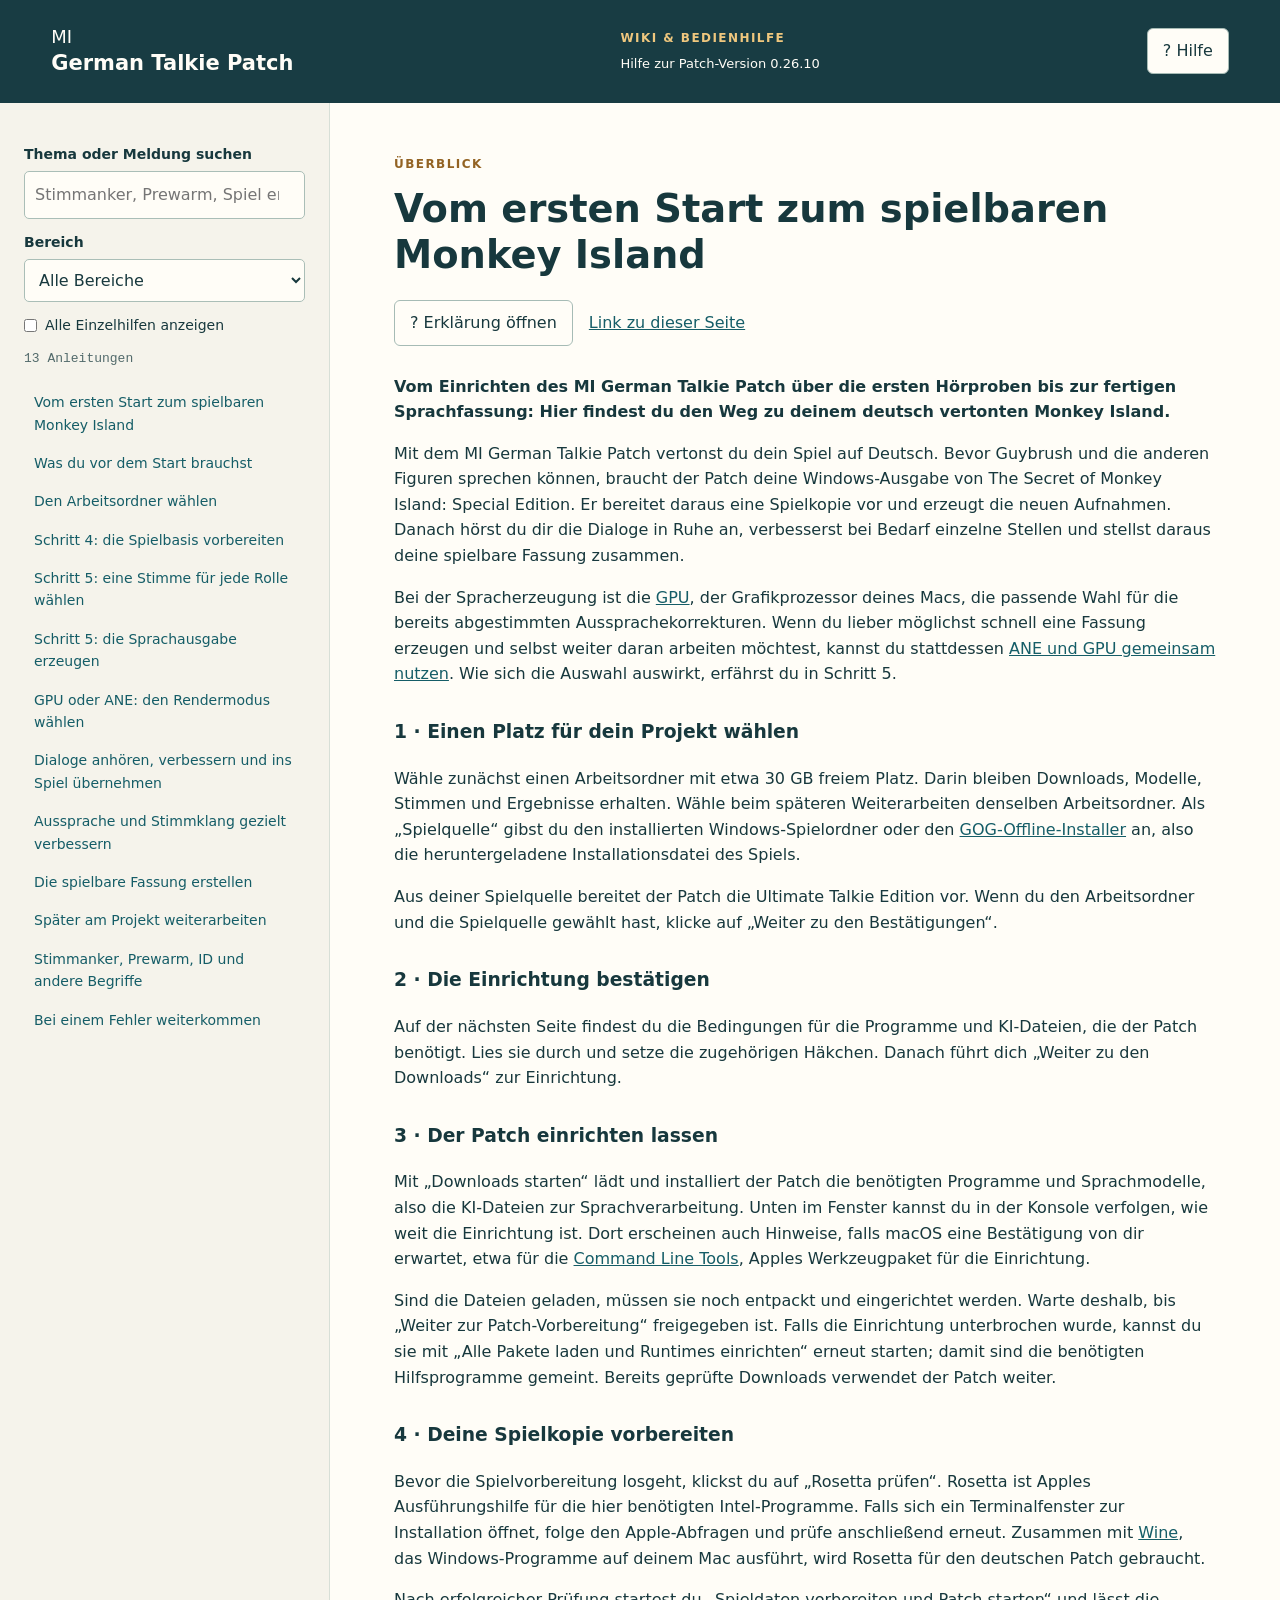
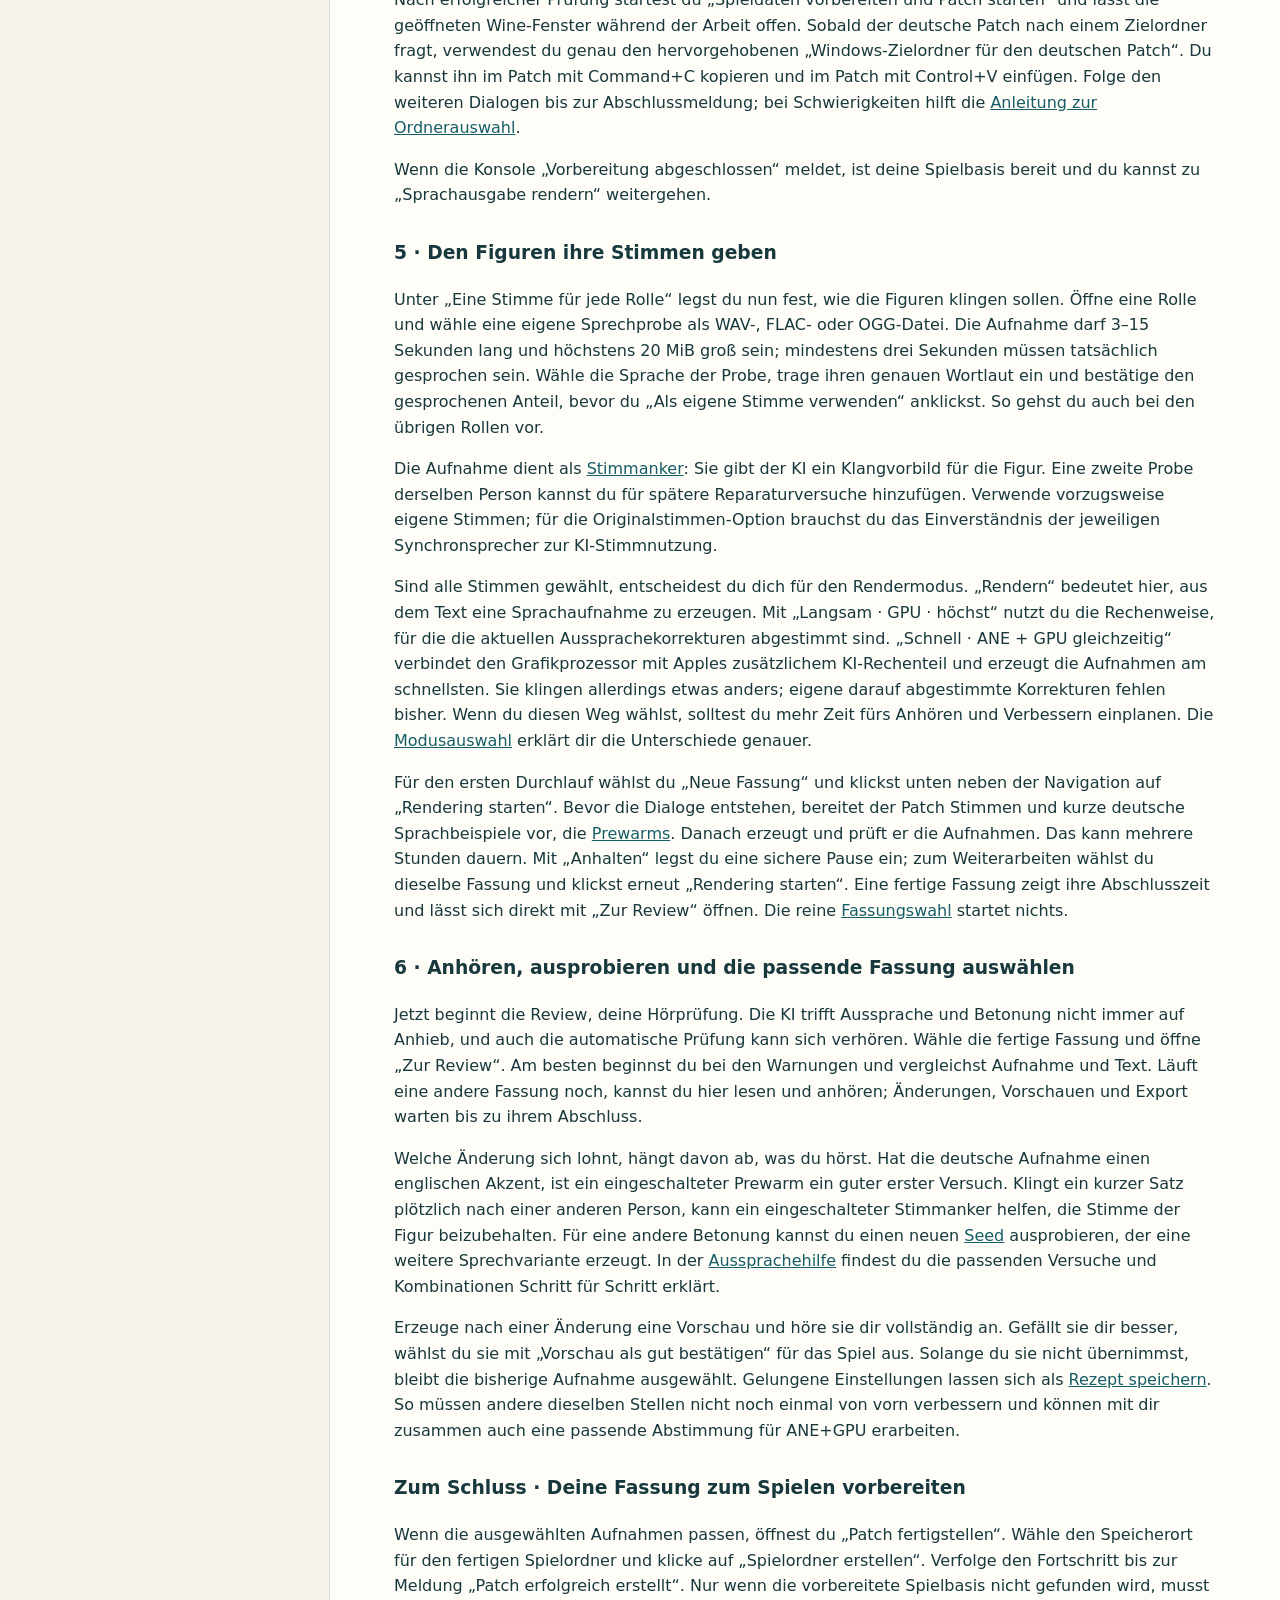
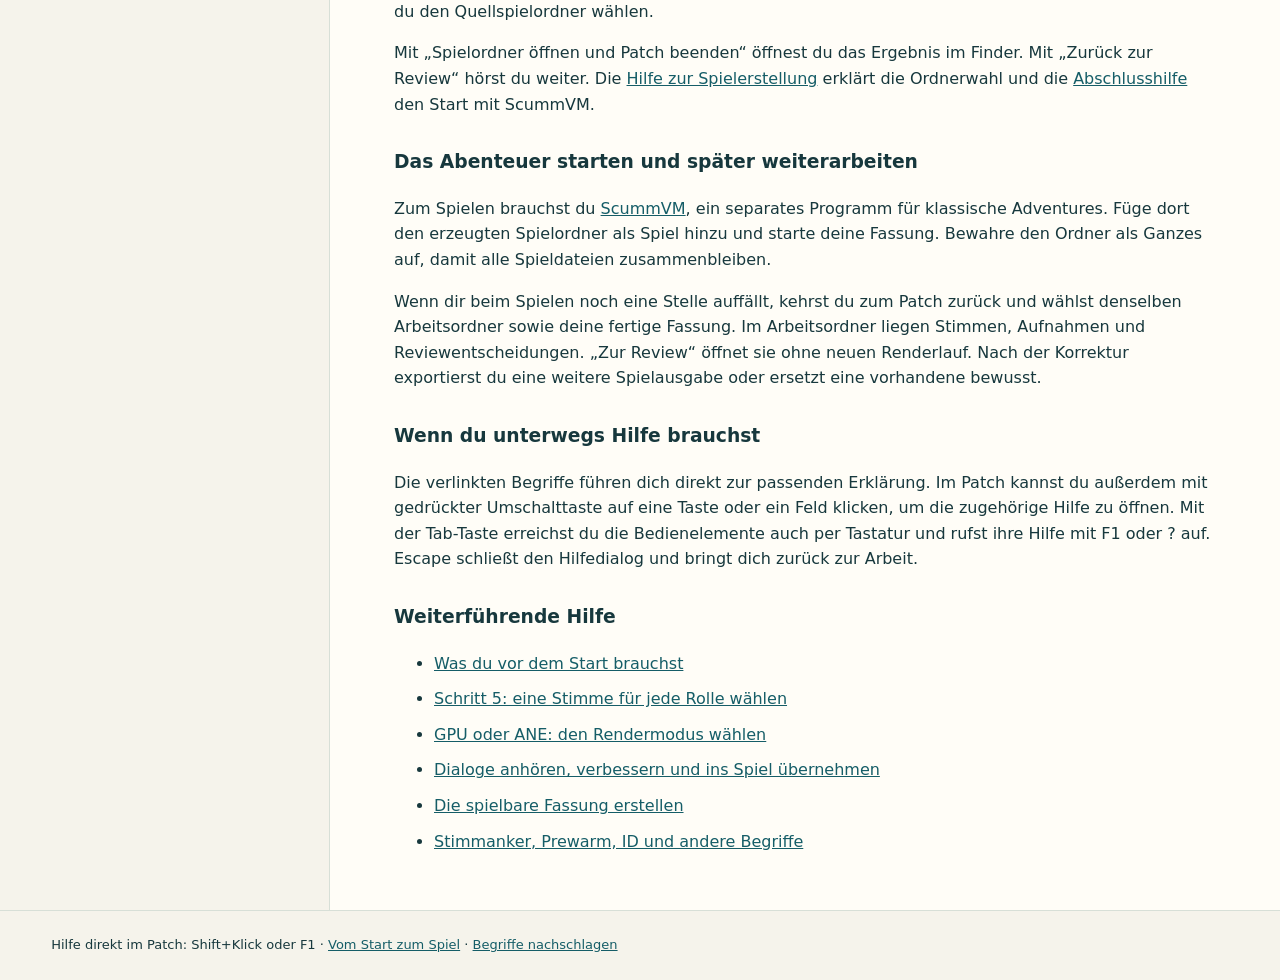
<file: docs/wiki/site/index.html>
<!doctype html>
<html lang="de">
<head><meta charset="utf-8"><meta name="viewport" content="width=device-width,initial-scale=1"><meta http-equiv="Content-Security-Policy" content="default-src 'none'; script-src 'self'; style-src 'self'; img-src 'self'; connect-src 'none'; base-uri 'none'; form-action 'none'"><title>Handbuch · MI German Talkie Patch</title><link rel="stylesheet" href="wiki.css"><link rel="stylesheet" href="help.css"></head>
<body>
<a class="skip" href="#article">Zum Inhalt</a>
<header><a class="brand" href="#wiki.start">MI<br><strong>German Talkie Patch</strong></a><div><span class="eyebrow">WIKI & BEDIENHILFE</span><p id="version"></p></div><button type="button" data-help-open="wiki.start" aria-label="Hilfe zur Wiki öffnen">? Hilfe</button></header>
<div class="layout">
<aside class="navigation" aria-label="Wiki-Navigation"><details id="wiki-navigation" open><summary>Suchen und nachschlagen</summary><label for="search">Thema oder Meldung suchen</label><input id="search" type="search" placeholder="Stimmanker, Prewarm, Spiel erzeugen …" autocomplete="off"><label for="category">Bereich</label><select id="category"><option value="">Alle Bereiche</option></select><label class="all-topics"><input id="all-topics" type="checkbox"> Alle Einzelhilfen anzeigen</label><p id="result-count" role="status" aria-live="polite"></p><nav id="topics" aria-label="Themen"></nav><nav id="messages" aria-label="Gefundene Meldungen"></nav></details></aside>
<main id="article" tabindex="-1"><noscript><h1>Die Wiki konnte nicht geladen werden</h1><p>Aktiviere JavaScript im Browser, um Suche und Hilfedialoge zu verwenden. Du kannst die Anleitungen auch direkt als Dokumente lesen: <a href="../pages/README.md">Inhaltsverzeichnis öffnen</a>.</p></noscript></main>
</div><footer>Hilfe direkt im Patch: Shift+Klick oder F1 · <a href="#wiki.start">Vom Start zum Spiel</a> · <a href="#wiki.glossary">Begriffe nachschlagen</a></footer>
<script src="data.js"></script><script src="help.js"></script><script src="wiki.js"></script>
</body></html>
</file>
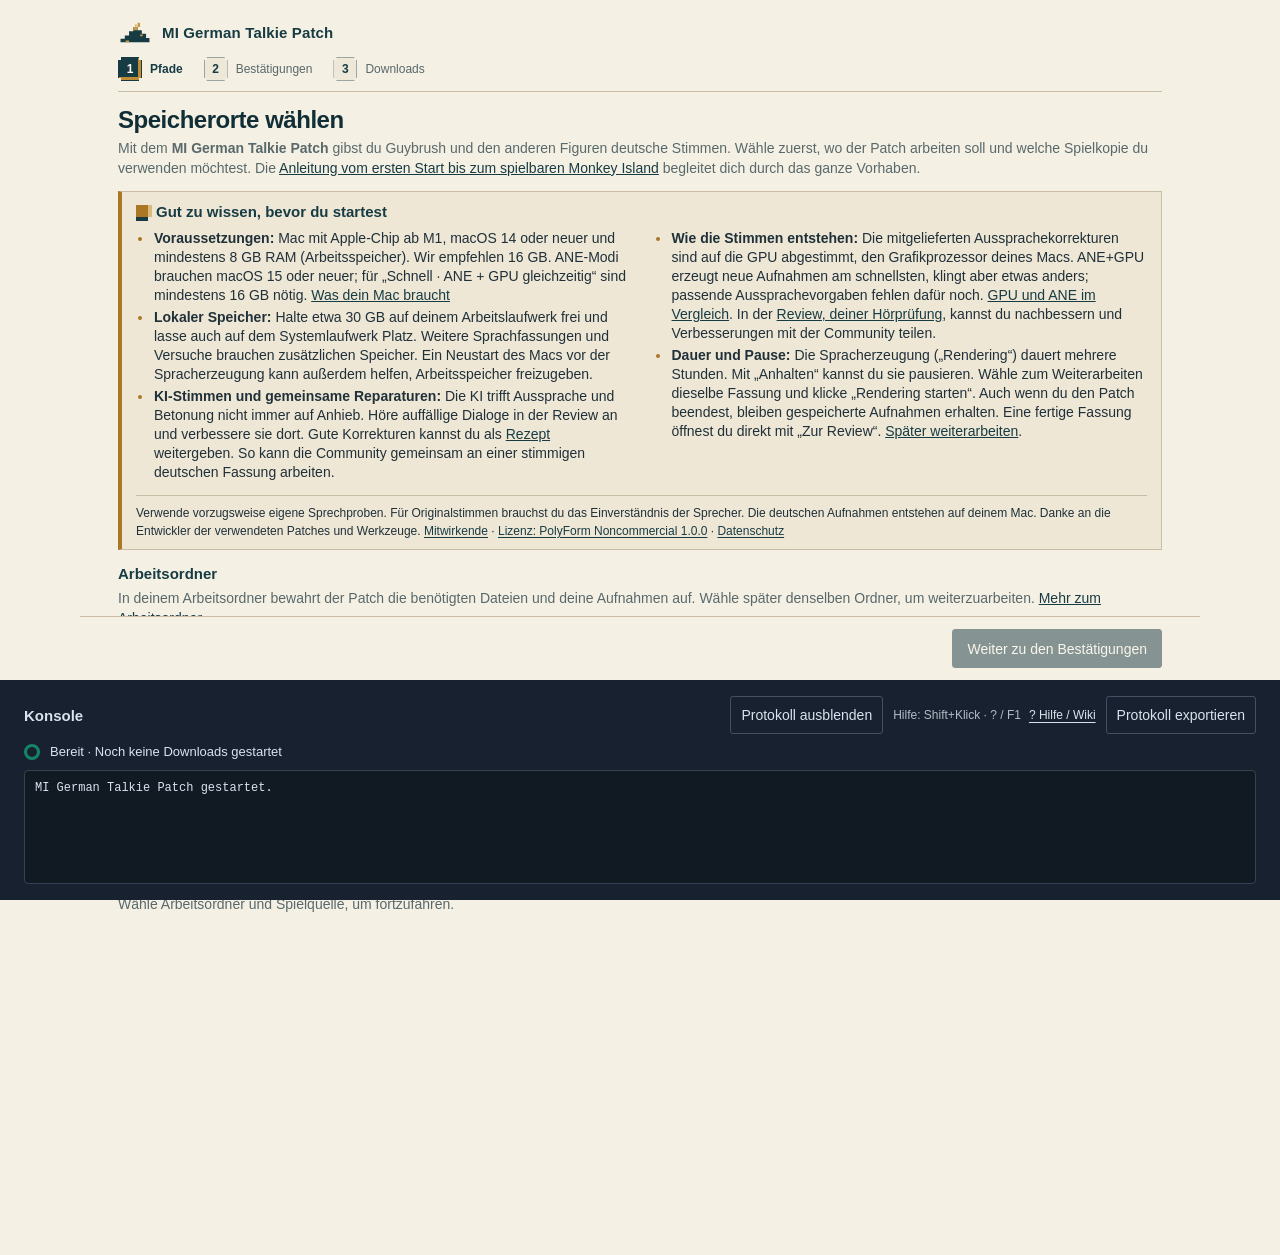
<file: generator_launcher/native/start.html>
<!doctype html>
<html lang="de"><head><meta charset="utf-8"><meta name="viewport" content="width=device-width,initial-scale=1"><meta http-equiv="Content-Security-Policy" content="default-src 'none'; script-src 'self'; style-src 'self' 'unsafe-inline'; img-src 'self' data:; connect-src 'none'; base-uri 'none'; form-action 'none'"><title>MI German Talkie Patch</title><link rel="stylesheet" href="../launcher_wizard.css"><link rel="stylesheet" href="start-theme.css"><link rel="stylesheet" href="../../docs/wiki/site/help.css"></head><body data-help-source="generator_launcher/native/start.html">
<div class="start-shell"><header class="start-header"><svg class="island-mark" viewBox="0 0 40 32" aria-hidden="true" focusable="false"><path fill="#173b43" d="M3 24h5v-4h5v-5h5v-5h5v4h5v4h5v5h4v5H3z"/><path fill="#c99a45" d="M18 10h5V5h3v5h-3v4h-5zM9 26h4v2H9zm17-7h3v2h-3z"/><path fill="#d9ba78" d="M20 7h2v3h-2z"/></svg><span>MI German Talkie Patch</span></header><ol class="start-progress" aria-label="Einrichtungsschritte"><li class="active" data-step="0"><span class="step-number">1</span>Pfade</li><li data-step="1"><span class="step-number">2</span>Bestätigungen</li><li data-step="2"><span class="step-number">3</span>Downloads</li></ol>
<main>
<section id="paths"><h1 tabindex="-1">Speicherorte wählen</h1><p class="start-subtitle">Mit dem <strong>MI German Talkie Patch</strong> gibst du Guybrush und den anderen Figuren deutsche Stimmen. Wähle zuerst, wo der Patch arbeiten soll und welche Spielkopie du verwenden möchtest. Die <a href="#wiki.start" data-help-open="wiki.start">Anleitung vom ersten Start bis zum spielbaren Monkey Island</a> begleitet dich durch das ganze Vorhaben.</p>
<aside class="start-info" aria-labelledby="start-info-title"><h2 id="start-info-title"><span class="pixel-dash" aria-hidden="true"></span>Gut zu wissen, bevor du startest</h2><div class="info-grid"><ul>
<li><strong>Voraussetzungen:</strong> Mac mit Apple-Chip ab M1, macOS 14 oder neuer und mindestens 8 GB RAM (Arbeitsspeicher). Wir empfehlen 16 GB. ANE-Modi brauchen macOS 15 oder neuer; für „Schnell · ANE + GPU gleichzeitig“ sind mindestens 16 GB nötig. <a href="#launcher.requirements" data-help-open="launcher.requirements">Was dein Mac braucht</a></li>
<li><strong>Lokaler Speicher:</strong> Halte etwa 30 GB auf deinem Arbeitslaufwerk frei und lasse auch auf dem Systemlaufwerk Platz. Weitere Sprachfassungen und Versuche brauchen zusätzlichen Speicher. Ein Neustart des Macs vor der Spracherzeugung kann außerdem helfen, Arbeitsspeicher freizugeben.</li>
<li><strong>KI-Stimmen und gemeinsame Reparaturen:</strong> Die KI trifft Aussprache und Betonung nicht immer auf Anhieb. Höre auffällige Dialoge in der Review an und verbessere sie dort. Gute Korrekturen kannst du als <a href="#review.recipe" data-help-open="review.recipe">Rezept</a> weitergeben. So kann die Community gemeinsam an einer stimmigen deutschen Fassung arbeiten.</li>
</ul><ul>
<li><strong>Wie die Stimmen entstehen:</strong> Die mitgelieferten Aussprachekorrekturen sind auf die GPU abgestimmt, den Grafikprozessor deines Macs. ANE+GPU erzeugt neue Aufnahmen am schnellsten, klingt aber etwas anders; passende Aussprachevorgaben fehlen dafür noch. <a href="#launcher.render-mode" data-help-open="launcher.render-mode">GPU und ANE im Vergleich</a>. In der <a href="#review.workflow" data-help-open="review.workflow">Review, deiner Hörprüfung</a>, kannst du nachbessern und Verbesserungen mit der Community teilen.</li>
<li><strong>Dauer und Pause:</strong> Die Spracherzeugung („Rendering“) dauert mehrere Stunden. Mit „Anhalten“ kannst du sie pausieren. Wähle zum Weiterarbeiten dieselbe Fassung und klicke „Rendering starten“. Auch wenn du den Patch beendest, bleiben gespeicherte Aufnahmen erhalten. Eine fertige Fassung öffnest du direkt mit „Zur Review“. <a href="#launcher.resume-entry" data-help-open="launcher.resume-entry">Später weiterarbeiten</a>.</li>
</ul></div><p id="start-project-info" class="start-project-info">Verwende vorzugsweise eigene Sprechproben. Für Originalstimmen brauchst du das Einverständnis der Sprecher. Die deutschen Aufnahmen entstehen auf deinem Mac. Danke an die Entwickler der verwendeten Patches und Werkzeuge. <a href="#publication.credits" data-help-open="publication.credits">Mitwirkende</a> · <a href="#publication.license" data-help-open="publication.license">Lizenz: PolyForm Noncommercial 1.0.0</a> · <a href="#publication.privacy" data-help-open="publication.privacy">Datenschutz</a></p></aside>
<div class="start-field"><h2>Arbeitsordner</h2><p class="muted">In deinem Arbeitsordner bewahrt der Patch die benötigten Dateien und deine Aufnahmen auf. Wähle später denselben Ordner, um weiterzuarbeiten. <a href="#launcher.work-root" data-help-open="launcher.work-root">Mehr zum Arbeitsordner</a></p><div class="path-row"><output id="root-path" class="path-display">Kein Arbeitsordner gewählt</output><button data-pick="root">Auswählen …</button></div><p id="data-root" class="muted path-hint">Wähle später denselben Arbeitsordner, um deine Arbeit fortzusetzen.</p></div>
<div class="start-field"><h2>Spielquelle</h2><p class="muted">Wähle den installierten Windows-Spielordner von The Secret of Monkey Island: Special Edition oder den GOG-Offline-Installer, also die heruntergeladene Installationsdatei. <a href="#launcher.game-source" data-help-open="launcher.game-source">Die passende Spielquelle finden</a></p><div class="path-row"><output id="game-path" class="path-display">Keine Spielquelle gewählt</output><button data-pick="game">Auswählen …</button></div><p id="game-kind" class="muted path-hint">Deine Spielkopie wird im nächsten Schritt vorbereitet.</p></div>
<details class="start-advanced"><summary>Erweiterte Einstellungen</summary><p class="muted">Für den Einstieg kannst du die mitgelieferten Aussprachevorgaben beibehalten. Hier lässt sich später eine andere Vorgabendatei oder ein erprobtes Rezept laden.</p><div class="start-field"><h2>Dialogvorgaben</h2><p class="muted">Die mitgelieferten Vorgaben enthalten die Einstellungen für die Dialoge und sind auf GPU abgestimmt. Für den Einstieg kannst du sie beibehalten. <a href="#launcher.manifest" data-help-open="launcher.manifest">Mehr zu den Aussprachevorgaben</a></p><div class="path-row"><output id="manifest-path" class="path-display">Dialogvorgaben werden geladen …</output><button data-pick="manifest">Ändern …</button></div></div><div class="start-field"><h2>Rezept laden (optional)</h2><p class="muted">Lade hier bei Bedarf ein Rezept, etwa mit Aussprachekorrekturen aus der Community. Achte darauf, für welchen GPU-/ANE-Modus es erprobt wurde. <a href="#launcher.recipe" data-help-open="launcher.recipe">Ein passendes Rezept laden</a></p><div class="path-row"><output id="correction-path" class="path-display">Kein Rezept gewählt</output><button data-pick="correction">Rezept laden …</button><button id="clear-correction">Entfernen</button></div><p id="correction-pipeline" style="white-space:pre-line" class="muted" role="status" hidden></p></div></details>
<p id="path-help" class="muted">Wähle Arbeitsordner und Spielquelle, um fortzufahren.</p><div class="start-actions only-next"><button id="to-consents" class="primary" disabled>Weiter zu den Bestätigungen</button></div></section>
<section id="consents" hidden><h1 tabindex="-1">Einrichtung bestätigen</h1><p class="start-subtitle">Lies die Bedingungen der verwendeten Werkzeuge und Sprachmodelle und bestätige anschließend die Einrichtung auf deinem Mac. <a href="#launcher.consents" data-help-open="launcher.consents">Hilfe zu den Bestätigungen</a></p>
<details><summary>Originalbedingungen der Pakete und Modelle</summary><div id="package-terms" class="source-list"></div><div class="terms-links"><a href="https://www.gratissaugen.de/ultimatetalkies/monkey1.html" target="_blank" rel="noopener">UTE-Builder</a><a href="https://www.la-patches.de/p_mi1_ute_us-de.php" target="_blank" rel="noopener">Deutscher Patch</a></div></details>
<label class="consent-row"><input type="checkbox" id="packages-consent"><span>Ich habe die Bedingungen der Originalpakete und Modelle gelesen und stimme ihrer lokalen Nutzung zu.</span></label>
<label class="consent-row"><input type="checkbox" id="wine-consent"><span>Ich habe die Wine-Bedingungen gelesen. Eine mögliche Rosetta-Abfrage bestätige ich selbst in macOS.</span></label>
<label class="consent-row"><input type="checkbox" id="game-consent"><span>Ich habe die Originalbedingungen gelesen und stimme der späteren Vorbereitung auf einer Arbeitskopie zu.</span></label><p class="muted">Bei der Spielvorbereitung führt dich der Patch durch die benötigten Werkzeuge. Bestätigungen von macOS erledigst du selbst in den angezeigten Fenstern. Die neuen Dialogaufnahmen werden mit KI erzeugt.</p><div class="start-actions"><button data-back="0">Zurück</button><button id="to-downloads" class="primary" disabled>Weiter zu den Downloads</button></div></section>
<section id="downloads" hidden><h1 tabindex="-1">Downloads starten</h1><p class="start-subtitle">Mit „Downloads starten“ richtest du die benötigten Werkzeuge und Sprachmodelle ein. Danach bereitest du deine Spielkopie vor und wählst die Stimmen. <a href="#launcher.download-start" data-help-open="launcher.download-start">Mehr zur Einrichtung</a></p><h2>Erster Download</h2><p id="bootstrap-size">Die Größe wird ermittelt …</p><h2>Speicherort</h2><p id="download-root" class="path-display"></p><p class="muted">Bereits geladene Dateien verwendet der Patch weiter. Unterbrochene Downloads kannst du später fortsetzen. Unten in der Konsole siehst du den Fortschritt und Hinweise, falls die Einrichtung deine Hilfe braucht.</p><div class="start-actions"><button data-back="1">Zurück</button><button id="start-downloads" class="primary">Downloads starten</button></div></section>
</main></div>
<aside class="start-console" aria-label="Patch-Konsole"><div class="console-top"><strong>Konsole</strong><div><button id="toggle-log" aria-expanded="true">Protokoll ausblenden</button> <button id="export-log">Protokoll exportieren</button></div></div><p class="console-current" role="status"><span id="status-ring" class="status-ring" aria-hidden="true"></span><span id="current-status">Bereit · Noch keine Downloads gestartet</span></p><pre id="start-log" tabindex="0" aria-label="Patch-Protokoll">MI German Talkie Patch gestartet.</pre></aside>
<script src="../launcher_terminal.js"></script><script src="start.js"></script><script src="../../docs/wiki/site/data.js"></script><script src="../../docs/wiki/site/help.js"></script><script src="../../docs/wiki/site/app-help.js"></script></body></html>
</file>
<file: docs/wiki/site/wiki.css>
:root{font:16px/1.6 system-ui,-apple-system,sans-serif;color:#17383d;background:#f5f3eb;--line:#d7dfd7;--accent:#ad701d}*{box-sizing:border-box}body{margin:0}a{color:#155d67}header{display:flex;gap:28px;align-items:center;justify-content:space-between;padding:24px 4vw;background:#183c43;color:#fffdf7}header a{color:inherit;text-decoration:none}.brand{font-size:18px;line-height:1.4}.brand strong{font-size:21px}.eyebrow{letter-spacing:.12em;font-size:12px;font-weight:700;text-transform:uppercase;color:#936323}header .eyebrow{color:#efc77e}header p{font-size:13px;margin:4px 0}.layout{max-width:1500px;margin:auto;display:grid;grid-template-columns:330px minmax(0,1fr);min-height:75vh}.navigation{padding:28px 24px;border-right:1px solid var(--line)}label{display:block;font-weight:600;font-size:14px;margin:12px 0 6px}input,select{width:100%;font:inherit;border:1px solid #aabeb7;border-radius:5px;padding:10px;background:#fffdf7;color:inherit}button{font:inherit;border:1px solid #a6bbb5;border-radius:6px;padding:9px 15px;background:#fffdf7;color:#17383d;cursor:pointer}button:hover{background:#eee7d5}nav a{display:block;padding:8px 10px;border-radius:4px;text-decoration:none;font-size:14px;overflow-wrap:anywhere}nav a:hover,nav a[aria-current]{background:#e5e9dc;color:#153e43}nav h2{font-size:16px;border-top:1px solid var(--line);padding-top:20px}#result-count{font-size:13px;color:#526a6b}main{padding:40px clamp(24px,5vw,80px);min-width:0;background:#fffdf7}h1{font-size:clamp(28px,3vw,40px);line-height:1.2;margin:10px 0 22px;max-width:850px}h2{font-size:24px;line-height:1.3}h3{margin-top:30px}main p,main li{max-width:900px}main li{margin-bottom:10px}.article-tools{display:flex;align-items:center;flex-wrap:wrap;gap:16px;margin:0 0 28px}.article-tools code{font-size:12px;color:#526a6b;overflow-wrap:anywhere}.message-text{white-space:pre-wrap;overflow-wrap:anywhere;background:#f2ebdc;border-left:4px solid #ad701d;padding:20px;font:15px/1.6 monospace}.notice{font-size:14px;color:#625533}.demo{padding:20px;margin-top:32px;border:1px solid var(--line);border-radius:8px}.demo h2{margin-top:0}footer{padding:24px 4vw;font-size:13px;border-top:1px solid var(--line)}.skip{position:absolute;top:-100px;left:12px;background:white;padding:10px;z-index:3}.skip:focus{top:12px}:focus-visible{outline:3px solid #b57916;outline-offset:3px}details{padding:14px 0}summary{cursor:pointer}details p{font:13px/1.6 monospace;overflow-wrap:anywhere}@media(max-width:760px){header{flex-wrap:wrap;padding:20px;gap:16px}.layout{display:block}.navigation{border-right:0;border-bottom:1px solid var(--line);padding:18px 20px}#topics,#messages{max-height:240px;overflow:auto}main{padding:28px 20px}header>div{order:3;width:100%}.brand strong{font-size:18px}}@media print{header,aside,footer,.article-tools{display:none}.layout{display:block}main{padding:0}body{background:white;color:black}}

main p,main li{overflow-wrap:anywhere}
.all-topics{display:flex;align-items:center;gap:8px;font-weight:400}.all-topics input{width:auto;margin:0;flex:none}

.navigation>details{padding:0}.navigation>details>summary{display:none}@media(max-width:760px){.navigation>details>summary{display:list-item;font-weight:600}}
</file>
<file: docs/wiki/site/help.css>
.mi1-help-dialog{box-sizing:border-box;width:min(800px,calc(100% - 24px));max-height:85vh;border:1px solid #b7c8c3;border-radius:12px;padding:0;background:#fffdf7;color:#183b40;font:16px/1.6 system-ui,sans-serif;overflow:hidden}.mi1-help-dialog[open]{display:flex;flex-direction:column}.mi1-help-dialog::backdrop{background:rgb(16 40 44 / 65%)}.mi1-help-toolbar{display:flex;align-items:center;gap:16px;padding:16px 22px;border-bottom:1px solid #d7dfd7;flex-shrink:0}.mi1-help-toolbar h2{flex:1;margin:0;line-height:1.25;font-size:22px}.mi1-help-body{padding:10px 24px 24px;overflow:auto;min-height:0;overscroll-behavior:contain}.mi1-help-finder{padding:12px 22px;flex-shrink:0}.mi1-help-finder input{box-sizing:border-box;width:100%;font:inherit;padding:8px;border:1px solid #a6bbb5;border-radius:5px;background:#fff;color:#183b40}.mi1-help-results{max-height:20vh;overflow:auto}.mi1-help-results button{display:block;width:100%;text-align:left;margin-top:6px;font-size:14px}.mi1-help-dialog button{background:#173e44;color:white;border:0;border-radius:6px;padding:10px 16px;cursor:pointer;font:inherit}.mi1-help-dialog a{color:#12616a;text-decoration:underline}.mi1-help-dialog li{margin-bottom:8px}.mi1-help-summary{font-weight:600}.mi1-help-dialog :focus-visible{outline:3px solid #b57916;outline-offset:3px}.mi1-help-hint{font-size:13px;line-height:1.5;color:#526a6b}@media(max-width:500px){.mi1-help-toolbar{padding:12px;gap:8px}.mi1-help-toolbar h2{font-size:18px}.mi1-help-toolbar button{padding:8px 10px}.mi1-help-finder{padding:8px 12px}.mi1-help-body{padding:8px 16px 16px}}

.mi1-help-entry{display:inline-flex;align-items:center;flex-wrap:wrap;gap:8px;font-size:12px;line-height:1.4;color:inherit;font-weight:400}.mi1-help-entry>span{opacity:.8}.mi1-help-entry a.mi1-help-link{color:inherit;text-decoration:underline;text-underline-offset:3px;cursor:pointer;background:none;border:0;padding:0;font:inherit}.console-top>div{display:flex;align-items:center;justify-content:flex-end;flex-wrap:wrap;gap:10px}.console-heading{flex-wrap:wrap}.console-heading .mi1-help-entry{margin-left:auto}

.mi1-help-body p,.mi1-help-body li{overflow-wrap:anywhere}

/* Keep help controls readable when a page defines its own button hover colors. */
.mi1-help-dialog button:is(:hover,:focus-visible,:active):enabled{background:#102e35;color:#fffdf7}
.mi1-review-status-icon{display:inline-block;width:24px;height:24px;vertical-align:middle;margin-right:.25em}
.mi1-review-status-active{animation:mi1-review-status-spin .85s linear infinite}
@keyframes mi1-review-status-spin{to{transform:rotate(360deg)}}
@media(prefers-reduced-motion:reduce){.mi1-review-status-active{animation:none}}
</file>
<file: generator_launcher/launcher_wizard.css>
:root{--background:#fff;--surface:#fff;--text:#18212f;--muted:#667085;--border:#d0d5dd;--accent:#2563eb;--console-bg:#1c2737;--console-text:#dce6f3;--good:#16836b;--warning:#d97706;--error:#960018}.wizard-shell *{box-sizing:border-box}.wizard-shell{background:var(--background);color:var(--text);font:15px -apple-system,BlinkMacSystemFont,system-ui,sans-serif}body{margin:0;padding-bottom:244px}.wizard-shell button,.wizard-shell input,.wizard-shell select,.wizard-shell textarea{font-family:inherit;font-size:14px}.wizard-shell button{font:14px -apple-system,BlinkMacSystemFont,system-ui,sans-serif;border:1px solid var(--border);border-radius:6px;padding:11px 16px;background:#fff;color:var(--text);cursor:pointer}.wizard-shell button:hover{background:#f8fafc}.wizard-shell button:disabled{opacity:.45;cursor:default}.wizard-shell button.primary,.wizard-shell .primary{background:var(--accent);border-color:var(--accent);color:#fff}.wizard-shell button.primary:hover{background:#1d4ed8}.wizard-shell button:focus-visible,.wizard-shell a:focus-visible,.wizard-shell summary:focus-visible{outline:3px solid #93c5fd;outline-offset:3px}.wizard-shell a{color:var(--accent)}.wizard-shell h1{font-size:32px;letter-spacing:-.8px;margin:0 0 24px}.wizard-shell h2{font-size:28px;letter-spacing:-.6px;margin:0 0 12px}.wizard-shell h3{font-size:18px;margin:20px 0 10px}.wizard-shell h4{font-size:15px}.wizard-shell p{line-height:1.55;margin:10px 0}.wizard-shell li{line-height:1.55;margin:6px 0}.wizard-shell .muted,.wizard-shell .eyebrow{color:var(--muted)}.wizard-shell .eyebrow{font-size:13px;margin:0 0 12px}.wizard-shell{max-width:1120px;margin:auto;padding:32px 42px}.wizard-shell .wizard-topbar{display:flex;align-items:center;justify-content:space-between;gap:16px}.wizard-shell .wizard-topbar h1{font-size:24px;letter-spacing:-.5px}.wizard-shell .wizard-progress{list-style:none;padding:0;margin:0 0 38px;display:flex;gap:20px;flex-wrap:wrap}.wizard-shell .wizard-step{display:flex;align-items:center;gap:8px;color:var(--muted);font-size:13px;margin:0}.wizard-shell .wizard-step .step-number{width:30px;height:30px;display:grid;place-items:center;border:1px solid var(--border);border-radius:50%;background:#f8fafc;font-weight:600}.wizard-shell .wizard-step[aria-current=step]{color:var(--accent);font-weight:600}.wizard-shell .wizard-step[aria-current=step] .step-number{background:var(--accent);color:white;border-color:var(--accent)}.wizard-shell .wizard-main{max-width:960px}.wizard-shell .wizard-card{padding:20px 0;border-bottom:1px solid var(--border)}.wizard-shell .wizard-actions{display:flex;justify-content:space-between;align-items:center;gap:16px;border-top:1px solid var(--border);margin-top:28px;padding:20px 0 8px}.wizard-shell .wizard-actions p{color:var(--muted);font-size:13px;flex:1}.wizard-shell .path-display{padding:12px;border:1px solid var(--border);border-radius:5px;overflow-wrap:anywhere}.wizard-shell .phase{padding:0;margin:0}.wizard-shell .phase[hidden],.wizard-shell [hidden]{display:none!important}.wizard-shell label{display:block;margin:14px 0}.wizard-shell input,.wizard-shell select,.wizard-shell textarea{padding:8px;border:1px solid var(--border);border-radius:5px}.wizard-shell code,.wizard-shell pre{overflow-wrap:anywhere}.wizard-shell details>summary{cursor:pointer;font-weight:600;padding:14px 0}.wizard-shell table{width:100%;min-width:900px;border-collapse:collapse;font-size:13px}.wizard-shell th,.wizard-shell td{text-align:left;padding:9px;border-bottom:1px solid var(--border)}.wizard-shell th:not(:first-child),.wizard-shell td:not(:first-child){white-space:nowrap}.wizard-shell #package-table{overflow:auto;max-height:32rem}.wizard-shell #voice-roles details{border-bottom:1px solid var(--border)}.wizard-shell #voice-roles textarea{display:block;width:100%;max-width:600px}.wizard-shell #voice-roles button{margin:4px 6px 4px 0}.wizard-shell #preparation-help{margin:20px 0}.wizard-shell #preparation-help li{overflow-wrap:anywhere}.wizard-shell #repair-log,.wizard-shell #game-progress,.wizard-shell #render-workers,.wizard-shell #render-manual-review-list{white-space:pre-wrap;max-height:20rem;overflow:auto;font:13px ui-monospace,monospace}.launcher-console,#launcher-console{box-sizing:border-box;font:13px -apple-system,BlinkMacSystemFont,system-ui,sans-serif;position:fixed;bottom:0;left:0;right:0;height:220px;z-index:50;padding:14px 24px;background:var(--console-bg);color:var(--console-text);border-top:1px solid #344054;margin:0}.console-heading{display:flex;align-items:center;justify-content:space-between;gap:12px}.console-heading h2{font-size:16px;letter-spacing:0;margin:0}.console-heading button{padding:5px 10px;font-size:12px;background:transparent;border-color:#475467;color:var(--console-text)}#launcher-console-current{display:flex;gap:10px;align-items:center;min-height:28px;font-size:13px;margin:7px 0;overflow:hidden}#launcher-console-current-text{line-height:1.4;max-height:2.8em;overflow:auto;white-space:pre-wrap;overflow-wrap:anywhere}.status-ring{flex:none;width:13px;height:13px;border:2px solid var(--good);border-radius:50%;transition:border-color .5s,background-color .5s;--ring-color:var(--good)}.status-ring[data-active=true]{border-top-color:transparent;animation:console-spin 1s linear infinite}.status-ring[data-state=warning]{--ring-color:var(--warning);border-color:var(--warning)}.status-ring[data-state=error]{--ring-color:var(--error);border-color:var(--error)}.status-ring[data-state=error][data-active=false]{animation:console-pulse 1.5s ease-in-out infinite}.status-ring[data-active=true]{border-top-color:transparent}.status-ring[data-state=ready][data-active=false]{background:var(--good)}#launcher-console-details summary{font-weight:400;padding:3px 0;font-size:12px;color:#afbdd1}#setup-log{box-sizing:border-box;margin:5px 0;padding:10px;background:#101a28;border:1px solid #344054;border-radius:5px;color:var(--console-text);height:100px;max-height:100px;overflow:auto;white-space:pre-wrap;overflow-wrap:anywhere;font:12px ui-monospace,monospace}@keyframes console-spin{to{transform:rotate(360deg)}}@keyframes console-pulse{50%{opacity:.45;transform:scale(1.18)}}@media(prefers-reduced-motion:reduce){.status-ring{animation:none!important}}@media(max-width:700px){.wizard-shell{padding:24px 20px}.wizard-progress{gap:10px;margin-bottom:24px}.wizard-step{font-size:11px}.wizard-step .step-number{width:24px;height:24px}.wizard-shell h1{font-size:28px}.wizard-shell h2{font-size:25px}.wizard-actions{flex-wrap:wrap}.wizard-actions p{flex-basis:100%}.launcher-console,#launcher-console{padding:12px 16px}.console-heading button{padding:5px 7px}}

body.launcher-wizard{padding-bottom:344px}.launcher-wizard .wizard-actions{position:fixed;bottom:220px;left:0;right:0;z-index:40;box-sizing:border-box;width:min(1204px,100%);margin:0 auto;background:#fff;padding:14px 42px;min-height:76px}.launcher-console .console-heading button{font-family:inherit;border:1px solid #475467;border-radius:5px;cursor:pointer}.launcher-console *{box-sizing:border-box}@media(max-width:700px){.launcher-wizard .wizard-actions{padding:12px 20px}.launcher-wizard .wizard-actions p{flex-basis:auto;font-size:11px}.launcher-wizard .wizard-actions button{padding:9px 10px;font-size:12px}}

@media(max-width:700px){.launcher-wizard .wizard-actions p{display:none}}

.terminal-running{color:#f472f8}.terminal-success{color:#5effc3}.terminal-warning{color:#c4a0ff}.terminal-error{color:#ff72e8;background:#35152f;border-radius:2px}.terminal-line:not(.terminal-normal){font-weight:600}

.terminal-command{color:#c4a0ff}.terminal-badge{font-weight:700}.terminal-running .terminal-badge{color:#ff72e8}.terminal-error .terminal-command{color:inherit}

.terminal-normal{color:#5effc3}

.render-ring-inline{display:inline-block;vertical-align:middle;margin:0 6px}.render-ring-large{display:inline-block;vertical-align:middle;width:24px;height:24px;border-width:3px;margin-left:10px}.render-ring-large[hidden]{display:none}

/* Shared host theme: matches the local entry from downloads through review. */
body.launcher-wizard{--background:#f5f0e4;--surface:#fbf9f2;--text:#203039;--muted:#59696b;--border:#c9bea5;--accent:#173b43;background:var(--background);color:var(--text)}
.launcher-wizard .wizard-shell{font-size:14px;padding:18px 38px 28px}
.launcher-wizard .wizard-topbar{gap:12px;margin-bottom:12px;align-items:flex-start}
.launcher-wizard .wizard-topbar h1{display:flex;align-items:center;gap:10px;font-size:15px;letter-spacing:.01em;margin:0;color:var(--accent)}
.launcher-wizard .island-mark{width:34px;height:28px;flex:none;image-rendering:pixelated}
.launcher-wizard #platform{font-size:12px;margin:4px 0}
.launcher-wizard .wizard-progress{gap:12px 18px;margin:0 0 18px;padding-bottom:12px;border-bottom:1px solid var(--border)}
.launcher-wizard .wizard-step{font-size:12px;gap:7px}
.launcher-wizard .wizard-step .step-number{width:24px;height:24px;border-radius:0;background:#eee8d8;color:var(--accent);clip-path:polygon(0 3px,3px 3px,3px 0,21px 0,21px 3px,24px 3px,24px 21px,21px 21px,21px 24px,3px 24px,3px 21px,0 21px)}
.launcher-wizard .wizard-step[aria-current=step] .step-number{background:var(--accent);color:#fffdf6;box-shadow:inset -3px -3px 0 #c08c35}
.launcher-wizard .wizard-main{max-width:none}
.launcher-wizard .wizard-shell h2{font-size:24px;color:#102e35;margin-bottom:6px}
.launcher-wizard .wizard-shell h3{font-size:15px;color:var(--accent);margin:14px 0 8px}
.launcher-wizard .wizard-shell p{line-height:1.45}
.launcher-wizard .eyebrow{font-size:12px;margin-bottom:6px}
.launcher-wizard .wizard-card{padding:14px 0}
.launcher-wizard .wizard-shell button{min-height:38px;padding:8px 14px;border-radius:3px;background:var(--surface);box-shadow:2px 2px 0 #d8ceb8}
.launcher-wizard .wizard-shell button:hover:not(:disabled){background:#fffdf6;border-color:#a97726}
.launcher-wizard .wizard-shell button.primary{background:var(--accent);border-color:var(--accent);color:#fffdf6;box-shadow:2px 2px 0 #c5a76a}
.launcher-wizard .wizard-shell button.primary:hover:not(:disabled){background:#102e35}
.launcher-wizard .wizard-shell button:disabled{box-shadow:none}
.launcher-wizard .wizard-shell :is(button,a,summary,input,select,textarea):focus-visible{outline:3px solid #d29c3e;outline-offset:3px}
.launcher-wizard .wizard-shell :is(input,select,textarea),.launcher-wizard .path-display{background:var(--surface);color:var(--text);border-radius:3px}
.launcher-wizard .wizard-shell input[type=checkbox]{accent-color:var(--accent)}
.launcher-wizard .wizard-actions{background:var(--background);padding:12px 38px;min-height:64px}
.launcher-wizard #benchmark-panel{margin-top:14px;padding:12px 16px;border:1px solid var(--border);border-left:4px solid #a97726;background:#eee7d6}
.launcher-wizard #benchmark-panel h3{margin-top:0}
.launcher-wizard table th{background:#eee7d6;color:var(--accent)}
@media(max-width:700px){.launcher-wizard .wizard-shell{padding:16px 20px 26px}.launcher-wizard .wizard-topbar{flex-wrap:wrap;gap:4px}.launcher-wizard .wizard-progress{gap:10px 14px}.launcher-wizard .wizard-actions{padding:12px 20px}.launcher-wizard .wizard-shell h2{font-size:22px}}

/* Bound WebKit repainting of the fixed console and animated status indicator. */
#launcher-console{contain:layout paint}.status-ring{will-change:transform,opacity}
#patch-assistant{border-left:4px solid var(--accent);scroll-margin-top:20px}
#patch-target-path{white-space:pre-wrap;overflow-wrap:anywhere;padding:12px;width:100%;max-width:none;font:13px ui-monospace,monospace;resize:vertical;user-select:text;-webkit-user-select:text}

/* The patch destination stays visible with the preparation instructions. */
.patch-target-box{margin:18px 0;padding:16px;border:2px solid var(--accent);background:var(--surface);border-radius:4px}.wizard-shell .patch-target-box label{margin:0 0 10px;font-size:16px;font-weight:700}.patch-target-box #patch-target-path{border:1px solid var(--accent);background:var(--background);font:600 15px/1.5 ui-monospace,monospace;min-height:90px}.patch-target-box p{margin-bottom:0}

/* Keep status and log inside the fixed console when its toolbar wraps. */
#launcher-console{display:grid;grid-template-rows:auto auto minmax(0,1fr);row-gap:4px}
#launcher-console-current{margin:0}
#launcher-console-details{position:relative;min-height:0;overflow:hidden}
#setup-log{position:absolute;top:28px;right:0;bottom:0;height:auto;max-height:none;min-height:0;width:auto;margin:0}
.launcher-console .console-heading button:is(:hover,:focus-visible,:active):enabled{background:#24384d;color:#fff}

/* One stable action area for starting, pausing and opening the selected review. */
.fassung-details{display:grid;gap:6px;padding:12px;border-left:3px solid var(--accent);background:var(--surface)}
.wizard-shell #render-list{max-width:100%;width:100%}.wizard-shell .secondary-action{border-color:var(--accent);color:var(--accent)}
.wizard-shell dialog{max-width:min(580px,calc(100vw - 40px));border:1px solid var(--border);border-radius:6px;padding:24px;background:var(--background);color:var(--text)}
.wizard-shell dialog::backdrop{background:#102e3570}.dialog-actions{display:flex;justify-content:flex-end;flex-wrap:wrap;gap:12px;margin-top:24px}
</file>
<file: generator_launcher/native/start-theme.css>
:root {
  color-scheme: light;
  --paper: #f5f0e4;
  --paper-deep: #e9dfc8;
  --ink: #203039;
  --muted: #59696b;
  --line: #c9bea5;
  --navy: #173b43;
  --navy-deep: #102e35;
  --brass: #a97726;
  --focus: #d29c3e;
}

* { box-sizing: border-box; }
html, body { margin: 0; min-height: 100%; background: var(--paper); color: var(--ink); font: 14px -apple-system, BlinkMacSystemFont, "Segoe UI", sans-serif; }
body { padding-bottom: 220px; }
button, input { font: inherit; }
button { min-height: 38px; border: 1px solid var(--line); border-radius: 3px; padding: 8px 14px; background: #faf8f1; color: var(--ink); cursor: pointer; box-shadow: 2px 2px 0 #d8ceb8; }
button:hover:not(:disabled) { background: #fffdf6; border-color: var(--brass); }
button.primary { background: var(--navy); border-color: var(--navy); color: #fffdf6; box-shadow: 2px 2px 0 #c5a76a; }
button.primary:hover:not(:disabled) { background: var(--navy-deep); }
button:disabled { opacity: .5; cursor: default; box-shadow: none; }
button:focus-visible, a:focus-visible, summary:focus-visible, input:focus-visible, [tabindex="-1"]:focus-visible { outline: 3px solid var(--focus); outline-offset: 3px; }
a { color: var(--navy); }
.start-shell { width: min(100%, 1120px); margin: auto; padding: 18px 38px 28px; }
.start-header { display: flex; align-items: center; gap: 10px; margin: 0 0 11px; color: var(--navy); font-size: 15px; font-weight: 700; letter-spacing: .01em; }
.island-mark { width: 34px; height: 28px; flex: none; image-rendering: pixelated; }
.start-progress { display: flex; gap: 21px; list-style: none; margin: 0 0 14px; padding: 0 0 10px; border-bottom: 1px solid var(--line); }
.start-progress li { display: flex; align-items: center; gap: 8px; color: var(--muted); font-size: 12px; }
.step-number { display: grid; place-items: center; width: 24px; height: 24px; border: 1px solid #9ba8a2; background: #eee8d8; color: var(--navy); font-size: 12px; font-weight: 700; clip-path: polygon(0 3px,3px 3px,3px 0,21px 0,21px 3px,24px 3px,24px 21px,21px 21px,21px 24px,3px 24px,3px 21px,0 21px); }
.start-progress .active { color: var(--navy); font-weight: 700; }
.start-progress .active .step-number { background: var(--navy); color: #fffdf6; border-color: var(--navy); box-shadow: inset -3px -3px 0 #c08c35; }
h1 { margin: 0 0 4px; color: var(--navy-deep); font-size: 24px; line-height: 1.2; letter-spacing: -.02em; }
h2 { margin: 0 0 5px; color: var(--navy); font-size: 15px; line-height: 1.3; }
p { line-height: 1.42; }
.start-subtitle { margin: 0 0 12px; color: var(--muted); }
.muted { color: var(--muted); }
.start-info { position: relative; margin: 0 0 14px; padding: 10px 14px 9px; border: 1px solid var(--line); border-left: 4px solid var(--brass); background: #eee7d6; }
.start-info h2 { display: flex; align-items: center; gap: 8px; margin-bottom: 5px; }
.pixel-dash { width: 12px; height: 12px; flex: none; background: var(--brass); box-shadow: 4px 0 0 #d9ba78, 0 4px 0 var(--navy); }
.info-grid { display: grid; grid-template-columns: 1fr 1fr; column-gap: 24px; }
.start-info ul { margin: 0; padding: 0 0 0 17px; }
.start-info li { margin: 3px 0; padding-left: 1px; line-height: 1.36; }
.start-info li::marker { color: var(--brass); }
.start-field { margin: 0 0 13px; }
.start-field p { margin: 0 0 5px; }
.path-row { display: flex; align-items: stretch; gap: 9px; }
.path-display { display: flex; align-items: center; min-width: 0; flex: 1; padding: 8px 10px; overflow-wrap: anywhere; border: 1px solid var(--line); background: #fbf9f2; color: var(--ink); }
.path-hint { margin-top: 4px !important; font-size: 12px; }
.start-advanced { margin-top: 13px; padding: 8px 0; border-top: 1px solid var(--line); border-bottom: 1px solid var(--line); }
.start-advanced summary { color: var(--navy); font-weight: 650; cursor: pointer; }
.start-advanced .start-field { margin-top: 14px; }
.start-actions { display: flex; justify-content: space-between; gap: 12px; margin-top: 14px; }
.start-actions.only-next { justify-content: flex-end; }
.consent-row { display: flex; align-items: flex-start; gap: 10px; margin: 12px 0; line-height: 1.42; }
.consent-row input { width: 16px; height: 16px; flex: none; margin: 2px 0 0; accent-color: var(--navy); }
.terms-links { display: flex; flex-wrap: wrap; gap: 9px; margin: 10px 0; }
.source-list { max-height: 180px; overflow: auto; margin-top: 10px; line-height: 1.8; }
.source-list a { color: var(--navy); }
.start-console { position: fixed; z-index: 20; right: 0; bottom: 0; left: 0; height: 220px; padding: 16px 24px; background: #18212f; color: #d9e3ef; }
.console-top { display: flex; align-items: center; justify-content: space-between; gap: 16px; }
.console-top strong { font-size: 15px; }
.console-top button { padding: 6px 10px; border-color: #435064; background: transparent; color: #d9e3ef; box-shadow: none; }
.console-current { display: flex; align-items: center; gap: 10px; min-height: 20px; margin: 12px 0; font-size: 13px; }
.status-ring { width: 16px; height: 16px; flex: none; border: 3px solid #16836b; border-radius: 50%; transition: border-color .35s; }
.status-ring.running { border-top-color: transparent; animation: spin 1.1s linear infinite; }
.status-ring.warning { border-color: #d97706; }
.status-ring.failed { border-color: #960018; animation: pulse 1.4s ease-in-out infinite; }
.start-console pre { height: 115px; margin: 0; padding: 10px; overflow: auto; border: 1px solid #364253; border-radius: 4px; background: #111923; color: inherit; font: 12px ui-monospace, monospace; white-space: pre-wrap; overflow-wrap: anywhere; }
[hidden] { display: none !important; }
@keyframes spin { to { transform: rotate(360deg); } }
@keyframes pulse { 50% { opacity: .35; } }
@media (max-width: 760px) {
  .start-shell { padding: 16px 20px 26px; }
  .start-progress { gap: 12px; }
  .start-progress li { gap: 6px; font-size: 12px; }
  .info-grid { grid-template-columns: 1fr; column-gap: 0; }
  .path-row { flex-wrap: wrap; }
  .path-display { flex-basis: 65%; }
  .start-console { padding: 12px 16px; }
  .console-top { gap: 7px; }
}
@media (max-width: 420px) {
  .start-shell { padding-right: 14px; padding-left: 14px; }
  .start-progress { justify-content: space-between; gap: 6px; }
  .start-progress li { gap: 5px; font-size: 11px; }
  .step-number { width: 22px; height: 22px; clip-path: polygon(0 3px,3px 3px,3px 0,19px 0,19px 3px,22px 3px,22px 19px,19px 19px,19px 22px,3px 22px,3px 19px,0 19px); }
  .start-console { padding-right: 10px; padding-left: 10px; }
  .console-top button { padding: 5px 7px; font-size: 12px; }
}
@media (prefers-reduced-motion: reduce) {
  .status-ring.running { animation-duration: 3s; }
  .status-ring.failed { animation: none; }
}

/* Keep navigation reachable above the integrated console in short windows. */
body { padding-bottom: 298px; scroll-padding-bottom: 298px; }
html { scroll-padding-bottom: 298px; }
.start-actions { position: fixed; z-index: 21; left: 0; right: 0; bottom: 220px; width: min(100%, 1120px); margin: 0 auto; min-height: 64px; padding: 12px 38px; border-top: 1px solid var(--line); background: var(--paper); }
@media (max-width: 760px) { .start-actions { padding-right: 20px; padding-left: 20px; } }
@media (max-width: 420px) { .start-actions { padding-right: 14px; padding-left: 14px; } }

.start-project-info{margin:10px 0 0;padding-top:9px;border-top:1px solid var(--line);font-size:12px;line-height:1.45}.start-project-info a{color:var(--navy);text-decoration:underline;text-underline-offset:2px}

/* Wrapped console controls must leave the complete log viewport on screen. */
.start-console { display: flex; flex-direction: column; }
.start-console .console-top, .start-console .console-current { flex-shrink: 0; }
.start-console .console-current { margin: 8px 0; }
.start-console #current-status { min-width: 0; max-height: 2.84em; overflow: auto; overflow-wrap: anywhere; }
.start-console #start-log { flex: 1; min-height: 0; height: auto; }
.start-console button:is(:hover, :focus-visible, :active):enabled { background: #24384d; color: #fff; }
@media (max-width: 760px) {
  .start-console .console-top { flex-wrap: wrap; gap: 6px; }
  .start-console .console-top > div { display: grid; grid-template-columns: repeat(2, minmax(0, 1fr)); gap: 6px; flex: 1 1 290px; min-width: 0; }
  .start-console .mi1-help-entry { grid-column: 1 / -1; grid-row: 2; justify-content: flex-end; }
}
</file>
